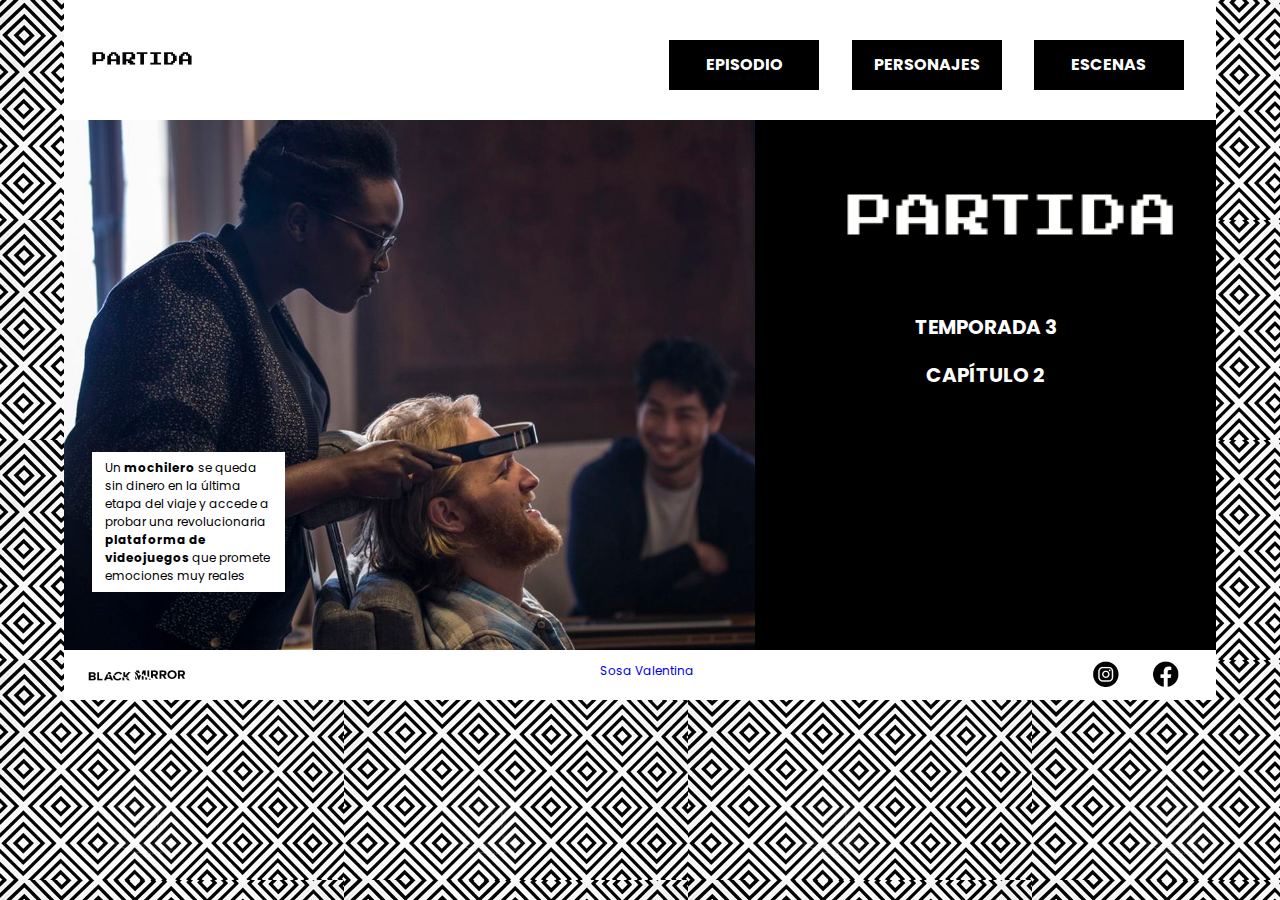
<file: index.html>
<!DOCTYPE html>
<html>
<head>
	<title>Partida</title>
	<meta charset="utf-8">
	<link rel="stylesheet" type="text/css" href="css/estilos.css">

</head>
<body>
<main>
	<header>
		<a href="index.html"><img src="img/logo.png" class="logo"></a>
	</header> 
	<nav>
		<ul>
			<li><a href="escenas.html"><strong>ESCENAS</strong></a></li>
			<li><a href="personajes.html"><strong>PERSONAJES</strong></a></li>
			<li><a href="episodio.html"><strong>EPISODIO</strong></a></li>
		</ul>
	</nav>
	<section>
		<article id="uno">
			<img src="img/logo2.png" class="logo2">
			<p class="subtitulo"><strong>TEMPORADA 3</strong></p>
			<br>
			<p class="subtitulo"><strong> CAPÍTULO 2</strong></p>
		</article>

		<article id="dos">
			<p class="texto1">Un <strong>mochilero</strong> se queda sin dinero en la última etapa del viaje y accede a probar una revolucionaria <strong>plataforma de videojuegos</strong> que promete emociones muy reales</p>
		</article>
	</section>

	<footer>
		<article id="logo"><a href="https://www.netflix.com/ar/title/70264888" target="_blank"><img src="img/bm.png" class="imagenbm"></article></a>
		<article id="nombrepie"><a href="index2.html">Sosa Valentina</article></a>
		<article id="redes"><a href="https://www.instagram.com/blackmirror.netflix/?hl=es-la" target="_blank"><img src="img/instagram.png" class="instagram"></a>
		<a href="https://www.facebook.com/BlackMirrorNetflix/photos" target="_blank"><img src="img/facebook.png" class="facebook"></article></a>

	</footer>
</main>

	
</body>
</html>
</file>
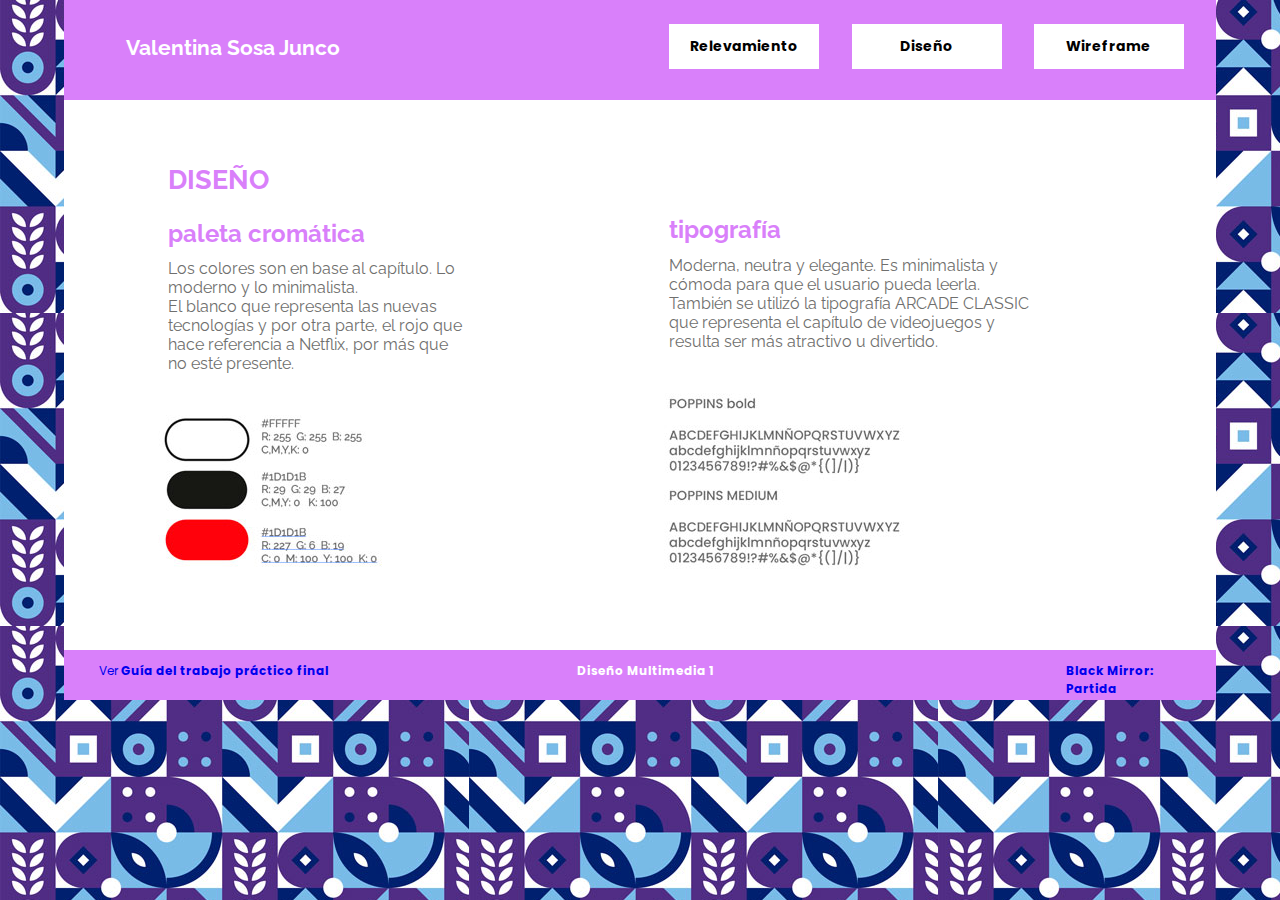
<file: diseño.html>
<!DOCTYPE html>
<html>
<head>
	<title>Diseño</title>
	<meta charset="utf-8">
	<link rel="stylesheet" type="text/css" href="css/estilos2.css">

</head>
<body>
<main>
	<header>
			<a href="index2.html" target="_blank"><p class="logo"><strong> Valentina Sosa Junco</strong></p></a>
	</header>
	<nav>
		 <ul>
			
			<li><a href="wireframe.html" ><strong>Wireframe</strong></a></li>
			<li><a href="diseño.html" ><strong>Diseño</strong></a></li>
			<li><a href="relevamiento.html" ><strong>Relevamiento</strong></a></li>

		</ul>
	</nav>
	<section>
	<article id="cinco">
		<br>
			<p class="titulo5"><strong>DISEÑO</strong></p>
			<br>
			<div id="texto 5">
			<p class="paleta"><strong>paleta cromática 
			</strong></p>
			<p class="textopaleta">Los colores son en base al capítulo. Lo moderno y lo minimalista. <br> El blanco que representa las nuevas tecnologías y por otra parte, el rojo que hace referencia a Netflix, por más que no esté presente. </p>
			<br>
			<img src="img/paleta.jpg" class="fotopaleta">
			</div>
			<br>

	</article>
	<article id="seis">
		<div id="texto 6">
			<p class="tipografia"><strong>tipografía
			</strong></p>
			<p class="textotipografia"> Moderna, neutra y elegante. Es minimalista y cómoda para que el usuario pueda leerla. <br>
			También se utilizó la tipografía ARCADE CLASSIC  que representa el capítulo de videojuegos y resulta ser más atractivo u divertido.</p>
			<br>
			<img src="img/fuentes.jpg" class="fuentepoppins">
			</p>
		</div>




	
	</article>

	</section>

	<footer>
		<div id="guia">
			<a href="#" target="_blank" ><p class="verguia">Ver <strong>Guía del trabajo práctico final</p>
		</div></a>

		<div id="materia"> Diseño Multimedia 1</div>

		<div id="paginabm"><a href="index.html" target="_blank"><p class="blackmirror">Black Mirror: Partida</p>
		</div></a>



	</footer>
</main>

</body>
</html>
</file>
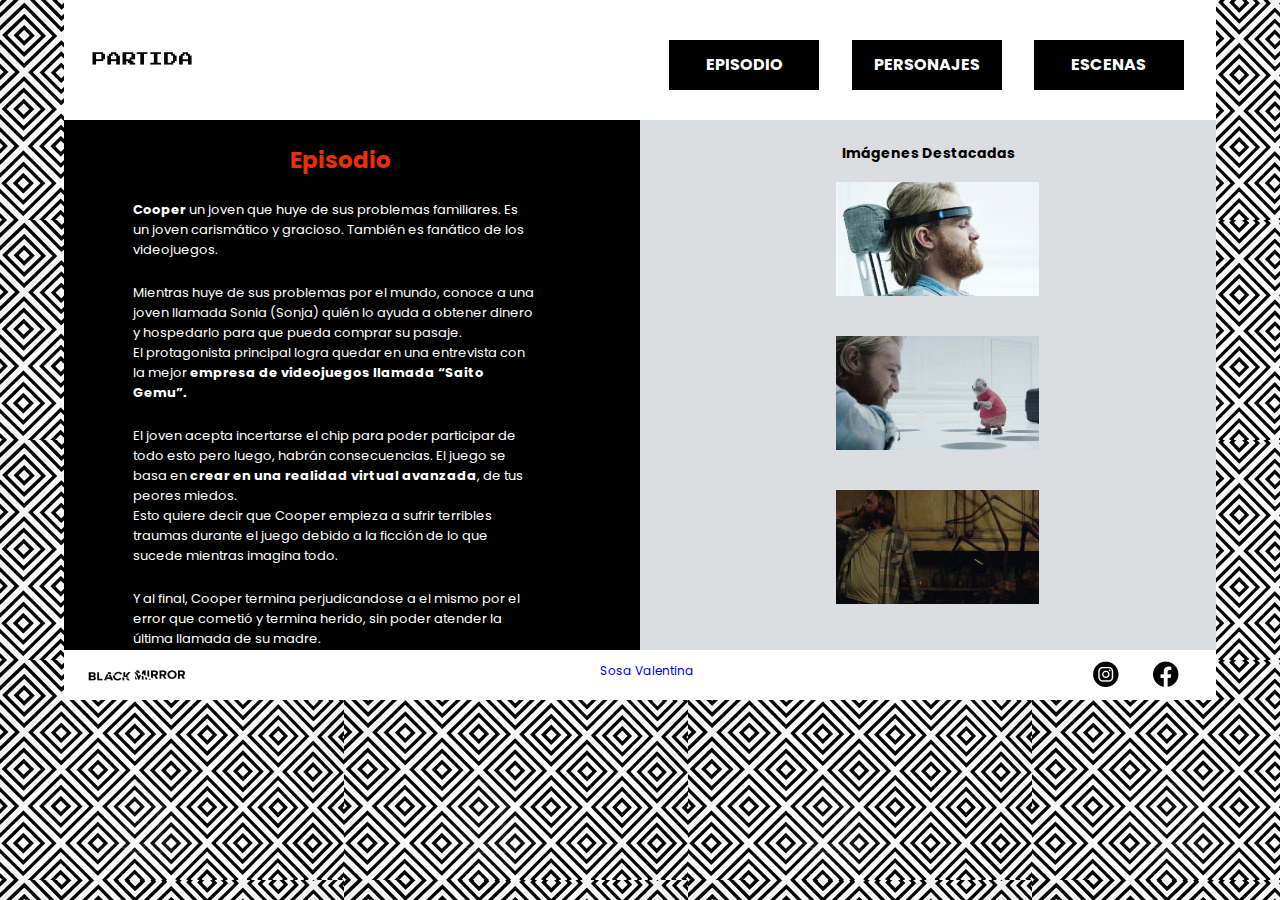
<file: episodio.html>
<!DOCTYPE html>
<html>
<head>
	<title>Episodio Partida</title>
	<meta charset="utf-8">
	<link rel="stylesheet" type="text/css" href="css/estilos.css">
	<link rel="stylesheet" type="text/css" href="css/lightbox.css">
</head>
<body>
	<main>
	<header>
		<a href="index.html"><img src="img/logo.png" class="logo"></a>
	</header>
	<nav>
		<ul>
			<li><a href="escenas.html"><strong>ESCENAS</strong></a></li>
			<li><a href="personajes.html"><strong>PERSONAJES</strong></a></li>
			<li><a href="episodio.html"><strong>EPISODIO</strong></a></li>
		</ul>
	</nav>
	<section>
		<article id="tercero">
		<p class="titulo3"><strong> Imágenes Destacadas</strong></p> 
		<br>

		<div id="terceroimg">
	<a href="img/img1.jpg" data-lightbox="centro">
	<img src="img/img1ch.jpg">
	</a>
<br>
<br>
<br>

	<a href="img/img2.jpg" data-lightbox="centro" >
	<img src="img/img2ch.jpg">
	</a>
<br>
<br>
<br>
	<a href="img/img3.jpg" data-lightbox="centro" >
	<img src="img/img3ch.jpg">
	</a>
<br>
		</div>
			
		</article>

		<article id="cuarto">
			<p class="titulo4"><strong>Episodio</strong></p>
			<p class="texto4"><strong>Cooper</strong> un joven que huye de sus problemas familiares. Es un joven carismático y gracioso. También es fanático de los videojuegos. </p>
			<p class="texto4"> Mientras huye de sus problemas por el mundo, conoce a una joven llamada Sonia (Sonja) quién lo ayuda a obtener dinero y hospedarlo para que pueda comprar su pasaje. <br>El protagonista principal logra quedar en una entrevista con la mejor <strong>empresa de videojuegos llamada “Saito Gemu”.</strong></p>
			<p class="texto4">El joven acepta incertarse el chip para poder participar de todo esto pero luego, habrán consecuencias. El juego se basa en <strong>crear en una realidad virtual avanzada</strong>, de tus peores miedos.<br>Esto quiere decir que Cooper empieza a sufrir terribles traumas durante el juego debido a la ficción de lo que sucede mientras imagina todo. </p>
			<p class="texto4">Y al final, Cooper termina perjudicandose a el mismo por el error que cometió y termina herido, sin poder atender la última llamada de su madre.</p>
			<br>
			
		</article>

	</section>

	<footer>
		<article id="logo"><a href="https://www.netflix.com/ar/title/70264888" target="_blank"><img src="img/bm.png" class="imagenbm"></article></a>
		<article id="nombrepie"><a href="index2.html">Sosa Valentina</article></a>
		<article id="redes"><a href="https://www.instagram.com/blackmirror.netflix/?hl=es-la" target="_blank"><img src="img/instagram.png" class="instagram"></a>
		<a href="https://www.facebook.com/BlackMirrorNetflix/photos" target="_blank"><img src="img/facebook.png" class="facebook"></article></a>
	</footer>



</main>
<script src="js/lightbox-plus-jquery.min.js"></script>
</body>
</html>
</file>
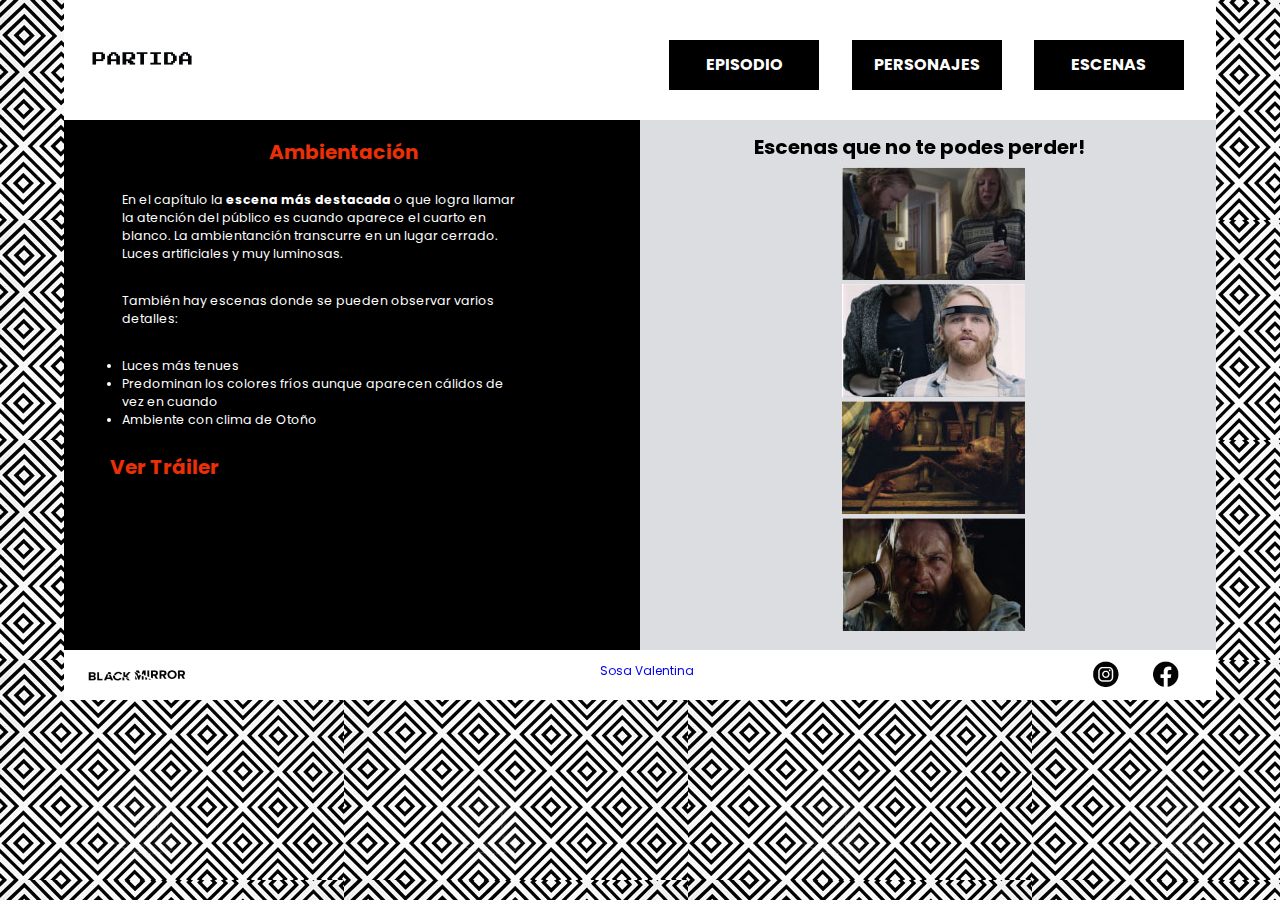
<file: escenas.html>
<!DOCTYPE html>
<html>
<head>
	<title>Escenas Partida</title>
	<meta charset="utf-8">
	<link rel="stylesheet" type="text/css" href="css/estilos.css">
		<link rel="stylesheet" type="text/css" href="css/lightbox.css">
</head>
<body>
<main>
	<header>
		<a href="index.html"><img src="img/logo.png" class="logo"></a>
	</header>
	<nav>
		<ul>
			<li><a href="escenas.html"><strong>ESCENAS</strong></a></li>
			<li><a href="personajes.html"><strong>PERSONAJES</strong></a></li>
			<li><a href="episodio.html"><strong>EPISODIO</strong></a></li>
		</ul>
	</nav>
	<section>
		<article id="septimo">
		<p class="titulo7"><strong>Ambientación</strong></p> <br>
         <p class="texto7">En el capítulo la <strong>escena más destacada</strong> o que logra llamar la atención del público es cuando aparece el cuarto en blanco. La ambientanción transcurre en un lugar cerrado. Luces artificiales y muy luminosas.</p>
         <p class="texto7">También hay escenas donde se pueden observar varios detalles:</p>
         <ul class="texto7">
         	<li>Luces más tenues</li>
         	<li>Predominan los colores fríos aunque aparecen cálidos de vez en cuando</li>
         	<li>Ambiente con clima de Otoño</li>
         </ul>
        
        <p class="titulotrailer"><strong>Ver Tráiler</strong></p> <br>

       <iframe class="video" width="250" height="150" align="centro" src="https://www.youtube.com/embed/RUM_evdCl4I" title="YouTube video player" frameborder="0" allow="accelerometer; autoplay; clipboard-write; encrypted-media; gyroscope; picture-in-picture" allowfullscreen></iframe>

			
</div>

</article>

		<article id="octavo">
			<p class="titulo8"><strong>Escenas que no te podes perder!</strong></p>	


			<div id="escena4">
    <a href="img/img4.jpg" data-lightbox="centro" data-title= "Cooper y su madre mantienen una conversación luego de la muerte de su padre">
	<img src="img/img4ch.jpg" >
	</a>
</div>

			<div id="escena6">
	<a href="img/img6.jpg" data-lightbox="centro" data-title= "Cooper para ganar dinero, encuentra un trabajo. Aquí le insertaran un chip para poder ser parte de este"  >
	<img src="img/img6ch.jpg"></a>
</div>

<div id="escena5">
	<a href="img/img5.jpg" data-lightbox="centro" data-title= "El protagonista enfrenta sus mayores miedos dentro del videojuego de realidad virtual" >
	<img src="img/img5ch.jpg">
	</a>

		<div id="escena7">
	<a href="img/img7.jpg" data-lightbox="centro" data-title= "El personaje principal pierde la cabeza durante el juego y puede que sea una mala partida" >
	<img src="img/img7ch.jpg">
	</a>
</article>


	</section>

	<footer>
		<article id="logo"><a href="https://www.netflix.com/ar/title/70264888" target="_blank"><img src="img/bm.png" class="imagenbm"></article></a>
		<article id="nombrepie"><a href="index2.html">Sosa Valentina</article></a>
		<article id="redes"><a href="https://www.instagram.com/blackmirror.netflix/?hl=es-la" target="_blank"><img src="img/instagram.png" class="instagram"></a>
		<a href="https://www.facebook.com/BlackMirrorNetflix/photos" target="_blank"><img src="img/facebook.png" class="facebook"></article></a>
	</footer>
</main>
<script src="js/lightbox-plus-jquery.min.js"></script>
</body>
</html>
</file>
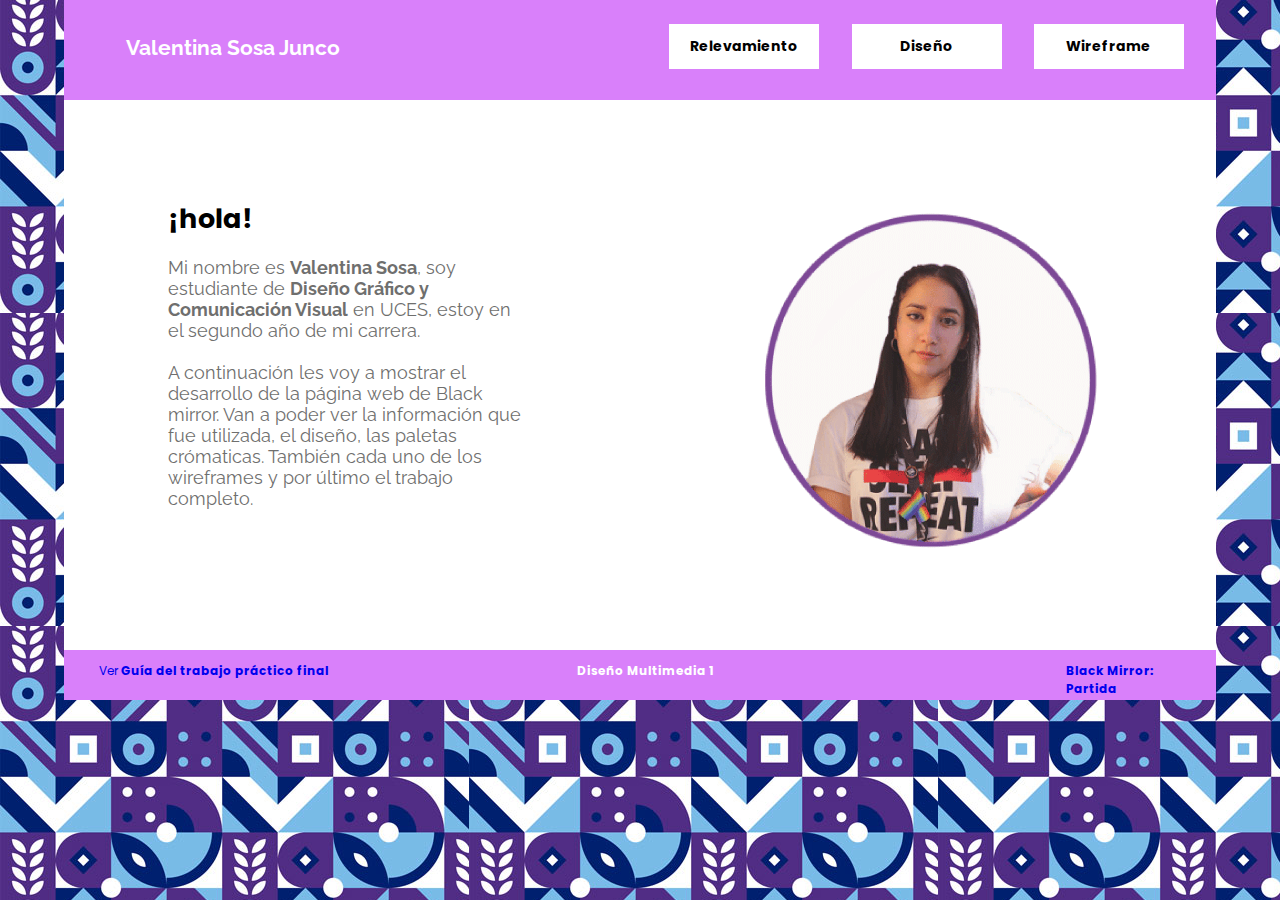
<file: index2.html>
<!DOCTYPE html>
<html>
<head>
	<title>Valentina Sosa Junco</title>
	<meta charset="utf-8">
	<link rel="stylesheet" type="text/css" href="css/estilos2.css">

</head>
<body>
<main>
	<header>
			<a href="index2.html" target="_blank"><p class="logo"><strong> Valentina Sosa Junco</strong></p></a>
	</header>
	<nav>
		 <ul>
			
			<li><a href="wireframe.html" ><strong>Wireframe</strong></a></li>
			<li><a href="diseño.html"><strong>Diseño</strong></a></li>
			<li><a href="relevamiento.html" ><strong>Relevamiento</strong></a></li>

		</ul>
	</nav>
	<section>
	<article id="uno">
			<br>
			<p class="hola"><strong>¡hola!</strong></p>
			<br>
			<p class="texto1">Mi nombre es <strong>Valentina Sosa</strong>, soy estudiante de <strong>Diseño Gráfico y Comunicación Visual</strong> en UCES, estoy en el segundo año de mi carrera.
			<br>
			<br>
			A continuación les voy a mostrar el desarrollo de la página web de Black mirror. 
			Van a poder ver la información que fue utilizada, el diseño, las paletas crómaticas. También cada uno de los wireframes y por último el trabajo completo.</p>
			<br>

	</article>
	<article id="dos">
		<img src="img/valentina.png" class="foto1">
	</article>

	</section>

	<footer>
		<div id="guia">
			<a href="pdf/guiapdf.pdf" target="_blank"><p class="verguia">Ver <strong>Guía del trabajo práctico final</p>
		</div></a>

		<div id="materia"> Diseño Multimedia 1</div>

		<div id="paginabm"><a href="index.html" target="_blank"><p class="blackmirror">Black Mirror: Partida</p>
		</div></a>



	</footer>
</main>

</body>
</html>
</file>
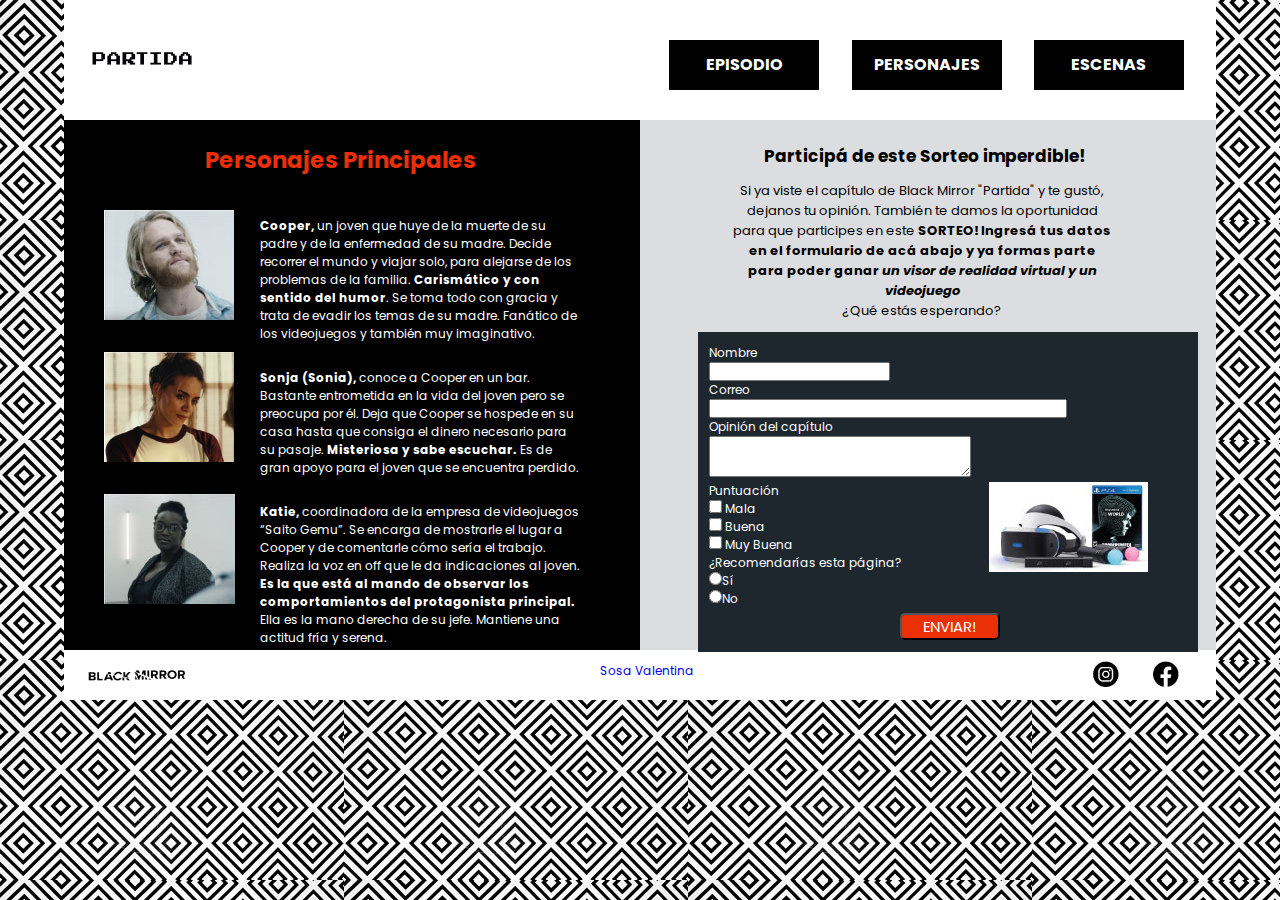
<file: personajes.html>
<!DOCTYPE html>
<html>
<head>
	<title>Personajes Partida</title>
	<meta charset="utf-8">
	<link rel="stylesheet" type="text/css" href="css/estilos.css">
</head>
<body>
	<main>
	<header>
		<a href="index.html"><img src="img/logo.png" class="logo"></a>
	</header>
	<nav>
		<ul>
			<li><a href="escenas.html"><strong>ESCENAS</strong></a></li>
			<li><a href="personajes.html"><strong>PERSONAJES</strong></a></li>
			<li><a href="episodio.html"><strong>EPISODIO</strong></a></li>
		</ul>
	</nav>
	<section>
		<article id="quinto">
			<p class="titulo5"><strong>Participá de este Sorteo imperdible!</strong></p>
			<p class="texto5">
				Si ya viste el capítulo de Black Mirror "Partida" y te gustó, dejanos tu opinión. También te damos la oportunidad para que participes en este <strong>SORTEO!</strong> <strong>Ingresá tus datos en el formulario de acá abajo y ya formas parte para poder ganar <i>un visor de realidad virtual y un videojuego</i></strong><br> ¿Qué estás esperando?
			</p>

			
	<form action="mailto:valensosajunco@gmail.com" method="post">
			 <label>Nombre</label><br>
			 <input type="text" name="Nombre"><br>
			 <label>Correo</label><br>
			 <input type="text" name="Correo" required class="cajitas">
			 <br>
			 <label>Opinión del capítulo</label><br>
			 <textarea class="cajota"></textarea><br>
			 <img src="img/imagenmaschica.jpg" class="sorteofoto">
			 <label>Puntuación</label><br>
			 <input type="checkbox" name="Mala"> Mala <br>
			 <input type="checkbox" name="Buena"> Buena <br>
			 <input type="checkbox" name="Muy Buena"> Muy Buena <br>
			 <label>¿Recomendarías esta página?</label>
			 <br>
			 <input type="radio" name="cuadro" value="Sí">Sí
			 <br>
			 <input type="radio" name="cuadro" value="No">No
			 <br>
			 <input type="submit" name="Enviar" value="ENVIAR!" class="btn">
			 <br>
			</form>


		</article>

		<article id="sexto">
			<p class="titulo6"><strong>Personajes Principales</strong> </p>

		<div id="sextoimg">
			<img src="img/personaje1.jpg" class="fotop"><br>
			<img src="img/personaje2.jpg" class="fotop"><br>
			<img src="img/personaje3.jpg" class="fotop">
		</div>

		<div id="sextotexto">
			<p class="texto6"><strong>Cooper,</strong>  un joven que huye de la muerte de su padre y de la enfermedad de su madre. Decide recorrer el mundo y viajar solo, para alejarse de los problemas de la familia. <strong>Carismático y con sentido del humor</strong>. Se toma todo con gracia y trata de evadir los temas de su madre. Fanático de los videojuegos y también muy imaginativo.</p>
			<p class="texto6"><strong>Sonja (Sonia), </strong> conoce a Cooper en un bar. Bastante entrometida en la vida del joven pero se preocupa por él. Deja que Cooper se hospede en su casa hasta que consiga el dinero necesario para su pasaje. <strong>Misteriosa y sabe escuchar.</strong> Es de gran apoyo para el joven que se encuentra perdido.</p>
			<p class="texto6"><strong>Katie,</strong>  coordinadora de la empresa de videojuegos “Saito Gemu”. Se encarga de mostrarle el lugar a Cooper y de comentarle cómo sería el trabajo. Realiza la voz en off que le da indicaciones al joven.<strong> Es la que está al mando de observar los comportamientos del protagonista principal.</strong> Ella es la mano derecha de su jefe. Mantiene una actitud fría y serena.</p>
		</div>
		</article>
	</section>

	<footer>
		<article id="logo"><a href="https://www.netflix.com/ar/title/70264888" target="_blank"><img src="img/bm.png" class="imagenbm"></article></a>
		<article id="nombrepie"><a href="index2.html">Sosa Valentina</article></a>
		<article id="redes"><a href="https://www.instagram.com/blackmirror.netflix/?hl=es-la" target="_blank"><img src="img/instagram.png" class="instagram"></a>
		<a href="https://www.facebook.com/BlackMirrorNetflix/photos" target="_blank"><img src="img/facebook.png" class="facebook"></article></a>

	</footer>
</main>
</body>
</html>
</file>
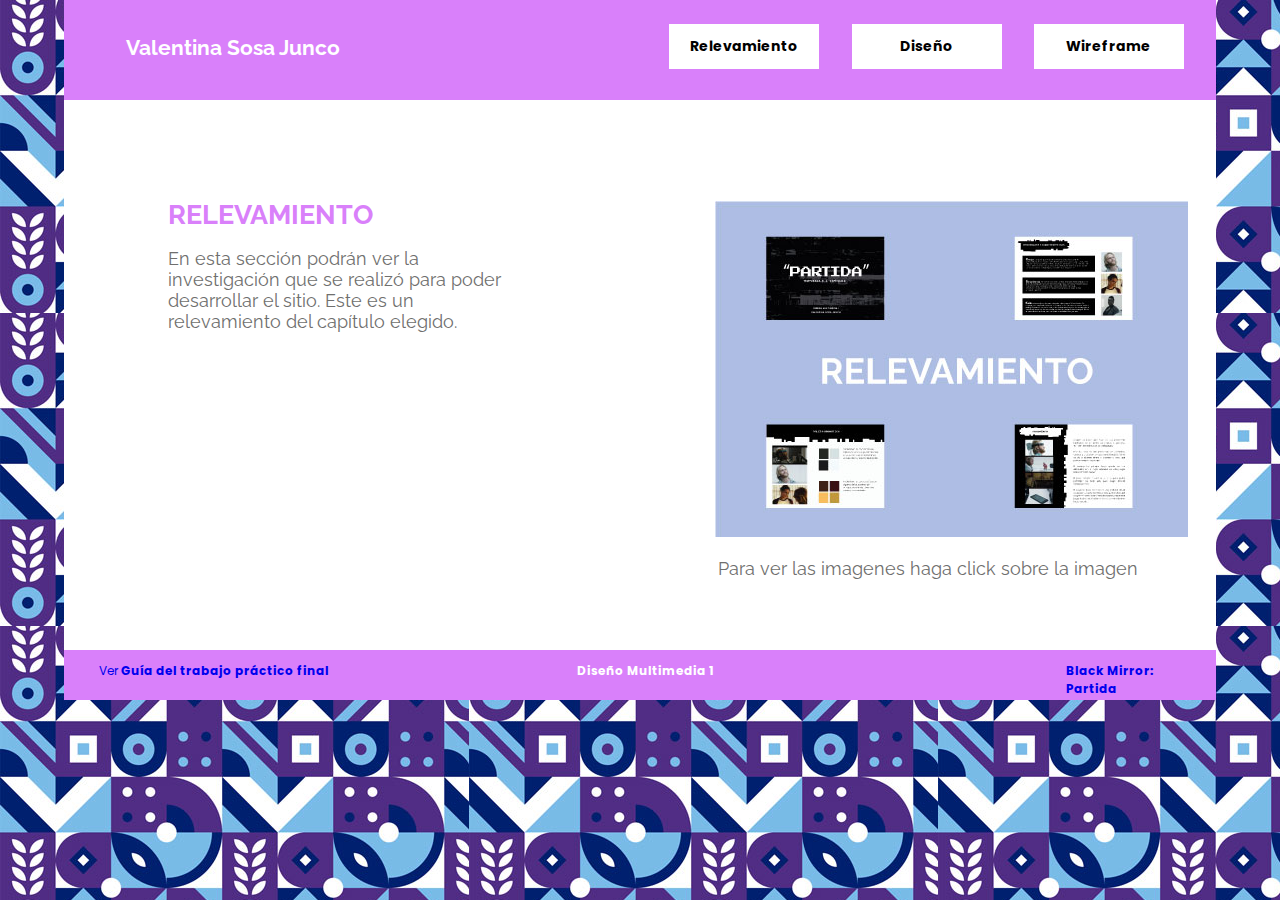
<file: relevamiento.html>
<!DOCTYPE html>
<html>
<head>
	<title>Valentina Sosa Junco</title>
	<meta charset="utf-8">
	<link rel="stylesheet" type="text/css" href="css/estilos2.css">
	<link rel="stylesheet" type="text/css" href="css/lightbox.css">

</head>
<body>
<main>
	<header>
			<a href="index2.html" target="_blank"><p class="logo"><strong> Valentina Sosa Junco</strong></p></a>
	</header>
	<nav>
		 <ul>
			
			<li><a href="wireframe.html" ><strong>Wireframe</strong></a></li>
			<li><a href="diseño.html" ><strong>Diseño</strong></a></li>
			<li><a href="relevamiento.html" ><strong>Relevamiento</strong></a></li>

		</ul>
	</nav>
	<section>
	<article id="tres">
			<br>
			<p class="titulo3"><strong>RELEVAMIENTO</strong></p>
			<br>
			<p class="texto3">En esta sección podrán ver la investigación que se realizó para poder desarrollar el sitio.
			Este es un relevamiento del capítulo elegido.</p>
			<br>

	</article>
	<article id="cuatro">

		<a href="img/relevamientog1.jpg" data-lightbox="wireframe">
					<img src="img/portadarelevamiento.jpg" class="portadawireframe">
		</a>
		<a href="img/relevamientog2.jpg" data-lightbox="wireframe"> </a>
		<a href="img/relevamientog3.jpg" data-lightbox="wireframe"> </a>
		<a href="img/relevamientog4.jpg" data-lightbox="wireframe"> </a>
		<a href="img/relevamientog5.jpg" data-lightbox="wireframe"> </a>
		<a href="img/relevamientog6.jpg" data-lightbox="wireframe"> </a>
		<a href="img/relevamientog7.jpg" data-lightbox="wireframe"> </a>
		<a href="img/relevamientog8.jpg" data-lightbox="wireframe"> </a>

		<p class="texto4">Para ver las imagenes haga click sobre la imagen</p>

		

	</article>

	</section>

	<footer>
		<div id="guia">
			<a href="pdf/guiapdf.pdf" target="_blank"><p class="verguia">Ver <strong>Guía del trabajo práctico final</p>
		</div></a>

		<div id="materia"> Diseño Multimedia 1</div>

		<div id="paginabm"><a href="index.html" target="_blank"><p class="blackmirror">Black Mirror: Partida</p>
		</div></a>



	</footer>
</main>
<script src="js/lightbox-plus-jquery.min.js"></script>
</body>
</html>
</file>
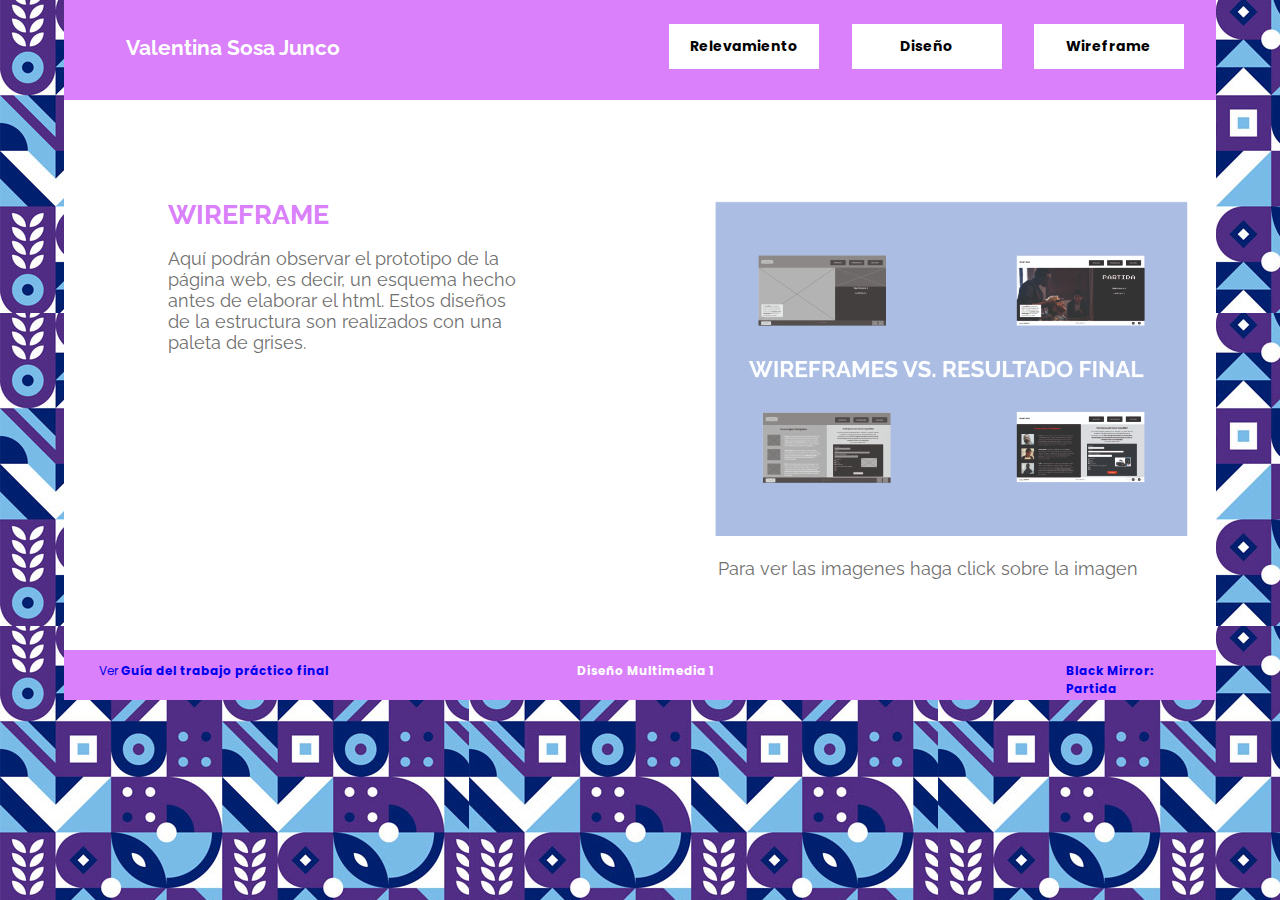
<file: wireframe.html>
<!DOCTYPE html>
<html>
<head>
	<title>Wireframe</title>
	<meta charset="utf-8">
	<link rel="stylesheet" type="text/css" href="css/estilos2.css">
	<link rel="stylesheet" type="text/css" href="css/lightbox.css">

</head>
<body>
<main>
	<header>
			<a href="index2.html" target="_blank"><p class="logo"><strong> Valentina Sosa Junco</strong></p></a>
	</header>
	<nav>
		 <ul>
			
			<li><a href="wireframe.html" ><strong>Wireframe</strong></a></li>
			<li><a href="diseño.html" ><strong>Diseño</strong></a></li>
			<li><a href="relevamiento.html" ><strong>Relevamiento</strong></a></li>

		</ul>
	</nav>
	<section>
	<article id="tres">
			<br>
			<p class="titulo3"><strong>WIREFRAME</strong></p>
			<br>
			<p class="texto3">Aquí podrán observar el prototipo de la página web, es decir, un esquema hecho antes de elaborar el html. Estos diseños de la estructura son realizados con una paleta de grises.
</p>
			<br>

	</article>
	<article id="cuatro">

		<a href="img/wireframeg1.jpg" data-lightbox="wireframe">
					<img src="img/portadawireframe.jpg" class="portadawireframe">
		</a>
		<a href="img/wireframeg2.jpg" data-lightbox="wireframe"> </a>
		<a href="img/wireframeg3.jpg" data-lightbox="wireframe"> </a>
		<a href="img/wireframeg4.jpg" data-lightbox="wireframe"> </a>
		<a href="img/wireframeg5.jpg" data-lightbox="wireframe"> </a>
		<a href="img/wireframeg6.jpg" data-lightbox="wireframe"> </a>
		<a href="img/wireframeg7.jpg" data-lightbox="wireframe"> </a>
		<a href="img/wireframeg8.jpg" data-lightbox="wireframe"> </a>

		<p class="texto4">Para ver las imagenes haga click sobre la imagen</p>

	</article>

	</section>

	<footer>
		<div id="guia">
			<a href="pdf/guiapdf.pdf" target="_blank"><p class="verguia">Ver <strong>Guía del trabajo práctico final</p>
		</div></a>

		<div id="materia"> Diseño Multimedia 1</div>

		<div id="paginabm"><a href="index.html" target="_blank"><p class="blackmirror">Black Mirror: Partida</p>
		</div></a>



	</footer>
</main>
<script src="js/lightbox-plus-jquery.min.js"></script>
</body>
</html>
</file>
<file: css/estilos.css>
@import url('https://fonts.googleapis.com/css2?family=Poppins:wght@100;200;300;400;500;600;700;800;900&display=swap');
                


*{
	margin: 0;
	padding: 0;
	box-sizing: border-box;
}
body{
	background-image:  url(../img/fondo.jpg);
	
}

main{
	width: 90%;
	max-width: 1280px;
	height: 700px;
	background-color: #000000;
	margin-left: auto;
	margin-right: auto;
}

header{
	width: 30%;
	height: 120px;
	background-color: #ffffff;
	float: left;
}

nav{
	width: 70%;
	height: 120px;
	background-color: #ffffff;
	float: right;
}

section{
	width: 100%;
	height: 530px;
	background-color: #000000;
	clear: both;
	
}

footer{
	width: 100%;
	height: 50px;
	background-color: #ffffff;
	
}
a{
	text-decoration: none;
}

#uno{
	width: 40%;
	height: 500px;
	background-color: #000000;
	float: right;
	
}

#dos{
	width: 60%;
	height: 530px;
	float: left;
	background-image: url(../img/protagonistas.jpg);
	background-repeat: no-repeat;
	background-size: cover;
	
}

nav li{
	display: inline;

	
}

nav li a{
	 width: 150px; 
	 font-size: 16px;
	 font-family: 'Poppins', sans-serif;
	 text-decoration: none;
	 text-align: center;
	 float: right;
	 padding: 1.5%;
	 margin-right: 4%;
	 margin-top: 5%;
	 color: #ffffff;
	 background-color: #000000;  
 
 }

 .texto1{
 	 color: #000000;
 	 font-family: 'Poppins', sans-serif;
 	 font-size: 12px;
	 background-color: #ffffff;
	 margin-top: 	48%;
	 margin-left:	 4%;
	 margin-right:  68%;
	 margin-bottom: 20%;
	 padding-left: 2%;
	 padding-right: 2%;
	 padding-top: 1%;
	 padding-bottom: 1%;
	 
}

.logo{
	padding-top: 11%;
	padding-left: 5%;
	padding-right: 1%;

}

.logo2{
		margin-left: 1%;

	
}

.subtitulo{
	 color: #ffffff;
 	 font-family: 'Poppins', sans-serif;
 	 font-size: 20px;
 	 text-align: center;
}

.imagenbm{
	padding-left: 2%;
	padding-top: 0.5%;
	padding-right: 19%;
	float: left;
}

#nombrepie{
	width: 40%;
	font-family: 'Poppins', sans-serif;
	font-size: 12px;
 	text-align: center;
 	float: left;
 	margin-top: 1%;
 	margin-left: 1%;



}
#redes{
	float: right;
	margin-right: 2%;
	
}
#tercero{
	width: 50%;
	height: 530px;
	background-color: #dcdde1;
	float: right;
}

.titulo3{
	color: #000000;
 	font-family: 'Poppins', sans-serif;
 	text-align: center;
 	font-size: 14px;
 	margin-top: 4%;

}

#terceroimg{
	margin-left: 34%;
}

#cuarto{
	width: 50%;
	height: 530px;
	float: left;
	background-repeat: no-repeat;
	background-size: cover;
	color: #ffffff;
}


.texto4{
	 color: #ffffff;
 	 font-family: 'Poppins', sans-serif;
 	 font-size: 13px;
 	 margin-right: 18%;
 	 margin-left: 12%;
 	 margin-top: 4%;
}

.titulo4{
	color: #eb2f06;
 	font-family: 'Poppins', sans-serif;
 	text-align: center;
 	margin-right: 18%;
 	margin-left: 14%;
 	margin-top: 4%;
 	font-size: 23px;

}
#quinto{
		width: 50%;
		height: 530px;
		background-color: #dcdde1;
		float: right;
}

.texto5{
	 color: #000000;
 	 font-family: 'Poppins', sans-serif;
 	 font-size: 13px;
 	 margin-right: 18%;
 	 margin-left: 16%;
 	 margin-top: 2%;
 	 text-align: center;
}

.titulo5{
	color: #000000;
 	font-family: 'Poppins', sans-serif;
 	text-align: center;
 	margin-right: 18%;
 	margin-left: 17%;
 	margin-top: 4%;
 	font-size: 17px;


}

#sexto{
		width: 50%;
		height: 500px;
		float: left;
		background-repeat: no-repeat;
		background-size: cover;
		color: #ffffff;
}

#sextoimg{
	height: 100%;
	width: 30%;
	float: left;
	margin-top: 1%;
	margin-left: 4%; 
	

}

#sextotexto{
	height: 100%;
	padding-right: 10%;
	margin-top: 7%;
}
.fotop{ 
	margin-left: 10%;
	margin-top: 16%;

}

.titulo6{
	color: #eb2f06;
 	font-family: 'Poppins', sans-serif;
 	text-align: center;
 	margin-right: 18%;
 	margin-left: 14%;
 	margin-top: 4%;
 	font-size: 23px;
 }

.texto6{
     color: #ffffff;
 	 font-family: 'Poppins', sans-serif;
 	 font-size: 12px;
 	 margin-left: 20%;
 	 margin-top: 1%;
 	 padding-bottom: 4%;
}




form{
	width: 500px;
	height: 320px;
	background-color: #1e272e;
	font-family: 'Poppins', sans-serif;
	font-size: 12px;
	padding: 2%;
	margin-left: 10%;
	padding-right: 2%;
	color: #ffffff;
	margin-top: 2%;

}

.cajitas{
	width: 75%;
}

.cajota{
	width: 55%;
	height: 14%;
}

.btn{
	width: 100px;
	background-color: #eb2f06;
	color: #ffffff;
	border-radius: 5px;
	height: 9%;
	font-size: 15px;
	font-family: 'Poppins', sans-serif;
	margin-top: 1%;
	margin-left: 40%
}

#septimo{
		width: 50%;
		height: 530px;
		float: left;
		background-repeat: no-repeat;
		background-size: cover;
		color: #ffffff;
		background-color: #000000;
	

}

#octavo{
		width: 50%;
		height: 530px;
		background-color: #dcdde1;
		float: right;
}

.titulo8{
	font-size: 20px;
	color: #000000;
 	font-family: 'Poppins', sans-serif;
 	text-align: center;
 	margin-right: 18%;
 	margin-left: 15%;
 	margin-top: 2%;
}

#escena4{
	margin-top: 1%;
	margin-left: 35%;
}

#escena5{
	margin-left: 35%;
}

#escena6{
	margin-left: 35%;
}

#escena7{

}

.titulo7{
	font-size: 20px;
	color: #eb2f06;
 	font-family: 'Poppins', sans-serif;
 	text-align: center;
 	margin-right: 18%;
 	margin-left: 15%;
 	margin-top: 3%;
 }

.texto7{
	color: #ffffff;
 	 font-family: 'Poppins', sans-serif;
 	 font-size: 12.5px;
 	 margin-left: 10%;
 	 margin-top: 1%;
 	 margin-right: 20%;
 	 padding-bottom: 4%;
}
.titulotrailer{
	font-size: 20px;
	color: #eb2f06;
 	font-family: 'Poppins', sans-serif;
 	margin-left: 8%;
 	
 
 }

.video{
	padding-left: 49px;

 }
.sorteofoto{
	float: right;
	margin-right: 8%;
	
}

.portadawireframe{
	width: 50%;
}
</file>
<file: css/estilos2.css>
@import url('https://fonts.googleapis.com/css2?family=Poppins:wght@300;400;500;600;700&family=Raleway:wght@300;400;500;600;700&display=swap');


*{
	margin: 0;
	padding: 0;
	box-sizing: border-box;
	text-decoration: none;
	

}

body{
	background-image:  url(../img/fondo2.jpeg);

}
main{
	width: 90%;
	max-width: 1280px;
	height: 700px;
	background-color: #000000;
	margin-left: auto;
	margin-right: auto;
}

header{
	width: 30%;
	height: 100px;
	background-color: #D980FA;
	float: left;
}

nav{
	width: 70%;
	height: 100px;
	background-color: #D980FA;
	float: right;
}

section{
	width: 100%;
	height: 550px;
	background-color: #ffffff;
	clear: both;
	
}

footer{
	width: 100%;
	height: 50px;
	background-color: #D980FA;
	
}

#uno{
	width: 50%;
	height: 530px;
	background-color: #ffffff;
	float: left;
	background-repeat: no-repeat;
	background-size: cover;
	
}

#dos{
	width: 50%;
	height: 530px;
	background-color: #ffffff;
	float: right;
	
}
nav li{
	display: inline;

	
}

nav li a{
	 width: 150px; 
	 font-size: 14px;
	 font-family: 'Poppins', sans-serif;
	 text-decoration: none;
	 text-align: center;
	 float: right;
	 padding: 1.5%;
	 margin-right: 4%;
	 margin-top: 3%;
	 color: #000000;
	 background-color: #ffffff;  
 }

a{
	text-decoration: none;
}
.logo{
	font-size: 21px;
	margin-left: 18%;
	margin-top: 10%;
	color: #ffffff;
	font-family: 'Raleway', sans-serif;
	text-decoration: none;
}

.hola{
	font-size: 27px;
	margin-top: 14%;
	margin-left: 18%;
	font-family: 'Poppins', sans-serif;

}
.texto1{
	font-size: 18px;
	margin-left: 18%;
	margin-right: 19%;
	color: #6F6F6E;
	font-family: 'Raleway', sans-serif;
}

#guia{
	color: #ffffff;
	float: left;
	font-family: 'Poppins', sans-serif;
	font-size: 12px;
	width: 30%;
	margin-left: 3%;
	margin-top: 1%;
	text-decoration: none;
}

#materia{
	width: 60%;
	font-family: 'Poppins', sans-serif;
	font-size: 12px;
 	text-align: center;
 	float: left;
 	margin-top: 1%;
 	margin-right: 10%;
 	margin-right: 15%;
 	color: #ffffff;
 	width: 35%; 
 	
}
#paginabm{
	float: right;
	margin-right: 3%;
	margin-top: 1%;
	color: #ffffff;
	font-family: 'Poppins', sans-serif;
	font-size: 12px;
	width: 10%;
	text-decoration: none;

}

.foto1{
	margin-left: 10%;
	margin-top: 10%;

}

#tres{
	width: 50%;
	height: 530px;
	background-color: #ffffff;
	float: left;
	background-repeat: no-repeat;
	background-size: cover;
	
}

#cuatro{
	width: 50%;
	height: 530px;
	background-color: #ffffff;
	float: right;
	
}

.portadawireframe {
padding-top: 20px;
}

.titulo3{
	font-size: 27px;
	margin-top: 14%;
	margin-left: 18%;
	font-family: 'Raleway', sans-serif;
	color: #D980FA;

}
.texto3{
	font-size: 18px;
	margin-left: 18%;
	margin-right: 19%;
	color: #6F6F6E;
	font-family: 'Raleway', sans-serif;
}

.texto4{
	font-size: 18px;
	text-align: center;
	color: #6F6F6E;
	font-family: 'Raleway', sans-serif;
	margin-top: 3%;
}
#cinco{
	width: 50%;
	height: 530px;
	background-color: #ffffff;
	float: left;
	background-repeat: no-repeat;
	background-size: cover;
	
}

#seis{
	width: 50%;
	height: 530px;
	background-color: #ffffff;
	float: right;
}

.titulo5{
	font-size: 27px;
	margin-top: 8%;
	margin-left: 18%;
	font-family: 'Raleway', sans-serif;
	color: #D980FA;
}
.paleta{
	font-size: 24px;
	margin-top: 1%;
	margin-left: 18%;
	font-family: 'Raleway', sans-serif;
	color: #D980FA;

}
.textopaleta{
	font-size: 16px;
	color: #6F6F6E;
	font-family: 'Raleway', sans-serif;
	margin-top: 2%;
	margin-left: 18%;
	margin-right: 30%;
}

.fotopaleta{
	margin-left: 15%;
}
.tipografia{
	font-size: 24px;
	margin-top: 20%;
	margin-left: 5%;
	font-family: 'Raleway', sans-serif;
	color: #D980FA;

}
.textotipografia{
	font-size: 16px;
	color: #6F6F6E;
	font-family: 'Raleway', sans-serif;
	margin-top: 2%;
	margin-left: 5%;
	margin-right: 30%;
}

.fuentepoppins{
	margin-right: 65%;
	
}

.portadawireframe{
	margin-top: 14%;
	margin-left: 13%;
}
</file>
